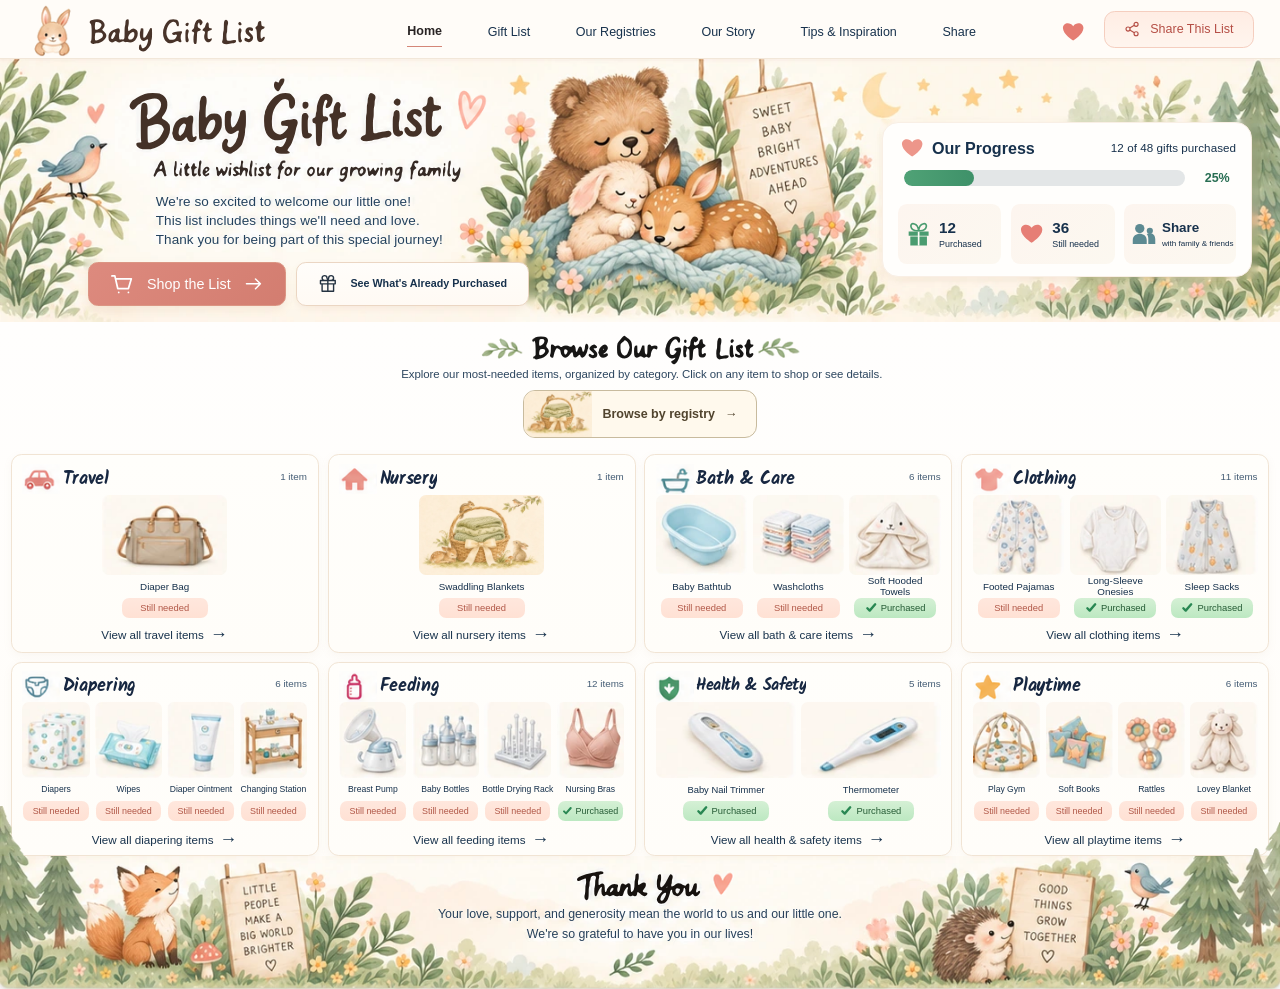
<file: index.html>
<!doctype html>
<html lang="en">
<head>
  <meta charset="utf-8">
  <meta name="viewport" content="width=device-width,initial-scale=1">
  <meta name="theme-color" content="#fffaf3">
  <meta name="description" content="A little wishlist for our growing family. Thank you for being part of this special journey!">
  <title>Baby Gift List ♡</title>
  <link rel="icon" href="assets/approved/heading-playtime.webp" type="image/webp">
  <link rel="preload" href="assets/approved/hero-scene.webp" as="image" fetchpriority="high">
  <link rel="preconnect" href="https://fonts.googleapis.com">
  <link rel="preconnect" href="https://fonts.gstatic.com" crossorigin>
  <link href="https://fonts.googleapis.com/css2?family=Kalam:wght@700&display=swap" rel="stylesheet">
  <link rel="stylesheet" href="styles.css">
  <link rel="stylesheet" href="mobile.css">
  <script defer src="app.js"></script>
</head>
<body>
  <a href="#gift-list" class="skip-link">Skip to gifts</a>
  <header class="topbar" id="home">
    <a class="brand" href="#home"><img src="assets/type/brand.svg" width="276" height="59" alt="Baby Gift List" fetchpriority="high"></a>
    <nav class="main-nav" aria-label="Main navigation">
      <a class="active" href="#home">Home</a>
      <button type="button" data-browse="all">Gift List</button>
      <button type="button" data-registries>Our Registries</button>
      <a href="#our-story">Our Story</a>
      <button type="button" id="tips-button">Tips &amp; Inspiration</button>
      <button type="button" data-share>Share</button>
    </nav>
    <button class="header-heart" type="button" data-browse="needed" aria-label="See gifts still needed"><svg viewBox="0 0 24 24" aria-hidden="true"><path d="M12 21S1 14.4 1 7.6C1 1.7 8.5.7 12 5.5 15.5.7 23 1.7 23 7.6 23 14.4 12 21 12 21Z"/></svg></button>
    <button class="share-button" type="button" data-share><svg viewBox="0 0 24 24" aria-hidden="true"><circle cx="18" cy="5" r="3"/><circle cx="6" cy="12" r="3"/><circle cx="18" cy="19" r="3"/><path d="m8.6 10.5 6.8-4M8.6 13.5l6.8 4"/></svg><span>Share This List</span></button>
  </header>
  <main>
    <section class="hero" id="our-story" aria-labelledby="hero-title">
      <div class="hero-copy">
        <h1 id="hero-title"><img src="assets/type/headline.svg" width="413" height="89" alt="Baby Gift List ♡" fetchpriority="high"></h1>
        <p class="tagline"><img src="assets/type/tagline.svg" width="358" height="30" alt="A little wishlist for our growing family"></p>
        <p class="welcome">We're so excited to welcome our little one!<br>This list includes things we'll need and love.<br>Thank you for being part of this special journey!</p>
        <div class="hero-actions">
          <a class="primary-button" href="#gift-list"><svg viewBox="0 0 24 24" aria-hidden="true"><path d="M2 3h3l3 13h11l3-10H6M9 20h.01M19 20h.01"/></svg><span>Shop the List</span><svg class="arrow" viewBox="0 0 24 24" aria-hidden="true"><path d="M3 12h17M14 6l6 6-6 6"/></svg></a>
          <button class="secondary-button" type="button" data-browse="purchased"><svg viewBox="0 0 24 24" aria-hidden="true"><path d="M3 8h18v4H3zM5 12v9h14v-9M12 8v13M12 8H8a3 3 0 1 1 3-3l1 3ZM12 8h4a3 3 0 1 0-3-3l-1 3Z"/></svg><span>See What's Already Purchased</span></button>
        </div>
      </div>
      <img class="mobile-family" src="assets/approved/woodland-family.webp" width="457" height="294" alt="A sleepy bear, bunny, and fawn nestled in watercolor flowers beside a wooden sign reading Sweet baby, bright adventures ahead.">
      <aside class="progress-card" aria-label="Gift list progress">
        <div class="progress-heading"><h2><svg class="progress-heart" viewBox="0 0 24 24" aria-hidden="true"><path d="M12 21S1 14.4 1 7.6C1 1.7 8.5.7 12 5.5 15.5.7 23 1.7 23 7.6 23 14.4 12 21 12 21Z"/></svg> Our Progress</h2><span id="summary-text" aria-live="polite">Loading gift list…</span></div>
        <div class="progress-line"><div class="progress-track" role="progressbar" aria-label="Gifts purchased" aria-valuemin="0" aria-valuemax="100" aria-valuenow="0"><div id="progress-fill"></div></div><span id="progress-percent">0%</span></div>
        <div class="stats">
          <button class="stat purchased-stat" type="button" data-browse="purchased"><svg viewBox="0 0 28 30" aria-hidden="true"><path d="M2 12h24v5H2zM4 18h20v11H4z"/><path d="M14 12v17" class="light"/><path d="M14 11C2 12 3 0 9 3c4 1 5 8 5 8Zm0 0C26 12 25 0 19 3c-4 1-5 8-5 8Z" class="outline"/></svg><span><strong id="purchased-count">0</strong><small>Purchased</small></span></button>
          <button class="stat needed-stat" type="button" data-browse="needed"><svg viewBox="0 0 24 24" aria-hidden="true"><path d="M12 21S1 14.4 1 7.6C1 1.7 8.5.7 12 5.5 15.5.7 23 1.7 23 7.6 23 14.4 12 21 12 21Z"/></svg><span><strong id="needed-count">0</strong><small>Still needed</small></span></button>
          <button class="stat share-stat" type="button" data-share><svg viewBox="0 0 30 28" aria-hidden="true"><circle cx="10" cy="7" r="6"/><circle cx="23" cy="10" r="4"/><path d="M1 27V22c0-11 18-11 18 0v5ZM21 27v-7c0-3-1-5-2-6 8-3 11 2 11 7v6Z"/></svg><span><strong>Share</strong><small>with family &amp; friends</small></span></button>
        </div>
      </aside>
    </section>
    <section class="gift-section" id="gift-list" aria-labelledby="gift-heading">
      <div class="section-heading"><h2 id="gift-heading"><img src="assets/type/browse-heading.svg" width="359" height="37" alt="Browse Our Gift List"></h2><p>Explore our most-needed items, organized by category. Click on any item to shop or see details.</p></div>
      <button type="button" class="registry-entry" data-registries><img src="assets/registry-basket.webp" alt="">Browse by registry <span aria-hidden="true">&rarr;</span></button>
      <div class="category-grid" id="categories" aria-live="polite"></div>
      <noscript><p class="load-message">Please enable JavaScript to browse the gift list.</p></noscript>
      <p class="load-message" id="load-error" hidden>We couldn't load the gift list. <button type="button" onclick="location.reload()">Try again</button></p>
    </section>
    <footer class="thank-you" id="thanks" aria-labelledby="thanks-heading">
      <h2 id="thanks-heading"><img src="assets/type/thank-you.svg" width="189" height="44" alt="Thank You ♥"></h2>
      <p>Your love, support, and generosity mean the world to us and our little one.<br>We're so grateful to have you in our lives!</p>
      <img class="mobile-footer left" src="assets/approved/footer-left.webp" width="470" height="149" alt="">
      <img class="mobile-footer right" src="assets/approved/footer-right.webp" width="470" height="149" alt="">
    </footer>
  </main>
  <dialog id="gift-dialog" aria-labelledby="dialog-title"><div class="dialog-top"><h2 id="dialog-title">Our gift list</h2><button class="close-dialog" type="button" aria-label="Close gift details">×</button></div><div id="dialog-content"></div></dialog>
  <div class="toast" id="toast" role="status" hidden></div>
</body>
</html>
</file>
<file: styles.css>
/* Approved reference canvas: 1430 × 1034, excluding browser chrome.
   Desktop proportions follow the source; mobile reflows the same original artwork. */
:root{font-size:calc(100vw / 1430);--ink:#17314c;--cream:#fffcf7;--coral:#d78375;--sage:#428864;--line:#f1e4d4}
*{box-sizing:border-box}html{scroll-behavior:smooth}body{margin:0;background:var(--cream);color:var(--ink);font:14rem/1.45 Arial,Helvetica,sans-serif}button,input,select{font:inherit}button,a{-webkit-tap-highlight-color:transparent}button{cursor:pointer}a{color:inherit;text-decoration:none}button{color:inherit}button:focus-visible,a:focus-visible,input:focus-visible,select:focus-visible{outline:3rem solid #56896e;outline-offset:3rem}img,svg{display:block}button svg,a svg{flex-shrink:0}h1,h2,h3,p{margin:0}button:disabled{cursor:default}.skip-link{position:fixed;z-index:200;top:-60px;left:16px;background:white;padding:12px;font-size:16px}.skip-link:focus{top:8px}[hidden]{display:none!important}
.topbar{height:66rem;position:relative;background:#fffcf8;border-bottom:1rem solid #f2e7d9;width:100%}.brand{position:absolute;left:30rem;top:5rem;width:276rem;height:59rem}.brand img{width:100%;height:100%}.main-nav{position:absolute;left:455rem;top:25rem;display:flex;align-items:center;gap:51rem;white-space:nowrap;font-size:14rem;line-height:22rem}.main-nav a,.main-nav button{padding:0 0 4rem;border:0;background:none;font-weight:400}.main-nav .active{border-bottom:2rem solid #d48678;color:#282323;font-weight:600}.header-heart{position:absolute;left:1185rem;top:22rem;width:29rem;height:29rem;padding:2rem;border:0;background:none}.header-heart svg{width:25rem;height:25rem;fill:#e57c72}.share-button{position:absolute;right:29rem;top:12rem;width:168rem;height:42rem;border:1rem solid #f5cebf;border-radius:12rem;background:linear-gradient(#ffede4,#fff5ee);display:flex;align-items:center;justify-content:center;gap:11rem;font-size:14rem;color:#b54e45}.share-button svg{width:18rem;height:18rem;fill:none;stroke:currentColor;stroke-width:1.7}
.hero{height:294rem;width:100%;position:relative;background:#fff8ee url('assets/approved/hero-scene.webp') center/100% 100% no-repeat;isolation:isolate}.hero-copy{position:absolute;inset:0}.hero h1{position:absolute;left:136rem;top:17rem;width:413rem;height:89rem}.hero h1 img{width:100%;height:100%}.tagline{position:absolute;left:165rem;top:107rem;width:358rem;height:30rem}.tagline img{width:100%;height:100%}.welcome{position:absolute;left:174rem;top:148rem;font-size:15.1rem;line-height:21.5rem;letter-spacing:.08rem;color:#24425e}.hero-actions{position:absolute;left:98rem;top:227rem;display:flex;gap:11rem;height:49rem;z-index:2}.primary-button,.secondary-button{display:flex;align-items:center;justify-content:center;border-radius:11rem;height:49rem;white-space:nowrap}.primary-button{width:222rem;background:linear-gradient(130deg,#dd8a7e,#d37d70);border:1rem solid #db9583;color:white;box-shadow:0 4rem 10rem #b9875e20;gap:15rem;font-size:16rem;font-weight:500}.primary-button svg{width:26rem;height:26rem;stroke:white;stroke-width:1.8;stroke-linecap:round;stroke-linejoin:round;fill:none}.primary-button .arrow{width:22rem;height:22rem;margin-left:0}.secondary-button{width:260rem;background:linear-gradient(#fffdfa,#fffaf4);border:1rem solid #ebd6c3;box-shadow:0 3rem 7rem #ac806118;gap:14rem;font-size:12rem;font-weight:600}.secondary-button svg{height:22rem;width:22rem;fill:none;stroke:#253342;stroke-width:1.7;stroke-linejoin:round}.mobile-family{display:none}
.progress-card{position:absolute;left:985rem;top:70rem;width:414rem;height:173rem;background:#fffefc;border-radius:18rem;box-shadow:0 3rem 10rem #ac8d6c12;border:1rem solid #f9efe5;padding:16rem 17rem 15rem}.progress-heading{display:flex;align-items:center;justify-content:space-between;gap:10rem;white-space:nowrap}.progress-heading h2{display:flex;align-items:center;gap:8rem;font-size:18rem;font-weight:600;line-height:25rem}.progress-heart{color:#ed968a;display:block;width:25rem;height:25rem;fill:currentColor;flex-shrink:0}.progress-heading h2{padding-left:4rem;gap:9rem}.progress-heading>span{font-size:13rem;line-height:24rem;letter-spacing:.05rem}.progress-line{display:flex;align-items:center;gap:16rem;margin:12rem 7rem 0 7rem;height:18rem}.progress-track{height:18rem;flex:1;overflow:hidden;border-radius:12rem;background:#e3e6e7}.progress-track>div{height:100%;width:0;background:linear-gradient(90deg,#50a276,#3e9169);border-radius:12rem}.progress-line>span{font-size:14rem;font-weight:600;width:34rem;text-align:right;color:#286e53}.stats{display:grid;grid-template-columns:1fr 1fr 1.08fr;gap:11rem;margin-top:20rem;height:67rem}.stat{display:flex;align-items:center;text-align:left;gap:10rem;padding:10rem 10rem;border:0;border-radius:10rem;background:linear-gradient(135deg,#fdf5ef,#fcf8f0);min-width:0}.stat svg{width:26rem;height:29rem;fill:#4a9c70}.stat .outline{fill:none;stroke:#4a9c70;stroke-width:2}.stat .light{stroke:#fffdf8;stroke-width:2}.needed-stat svg{fill:#e67e75}.share-stat svg{fill:#5c8a92}.stat strong{display:block;font-size:17rem;font-weight:600;line-height:22rem}.stat small{display:block;font-size:10rem;line-height:14rem;white-space:nowrap}.share-stat{gap:7rem;padding-inline:9rem}.share-stat strong{font-size:15rem}.share-stat small{font-size:9rem}
.gift-section{background:linear-gradient(#fffefd,#fffdf9);position:relative}.section-heading{height:76rem;position:relative;text-align:center}.section-heading h2{position:absolute;top:11rem;left:50%;transform:translateX(-50%);width:359rem;height:37rem}.section-heading h2 img{width:100%;height:100%}.section-heading p{position:absolute;top:48.5rem;left:4rem;right:0;font-size:12.8rem;letter-spacing:-.05rem;line-height:20rem;color:#2d465f}.category-grid{display:grid;grid-template-columns:repeat(4,minmax(0,1fr));grid-template-rows:222rem 217rem;gap:10rem;padding:0 12rem;min-height:449rem}.category{position:relative;min-width:0;border:1rem solid var(--line);border-radius:12rem;background:linear-gradient(#fffefb,#fffdf9);box-shadow:0 3rem 10rem #bda08112;padding:9rem 12rem 6rem;display:flex;flex-direction:column}.category-heading{height:35rem;position:relative;flex-shrink:0;display:flex;align-items:center}.category-heading h3{height:34rem;margin-left:0;max-width:80%}.category-heading h3 img{width:auto;max-width:100%;height:34rem;object-fit:contain;object-position:left center}.category-count{position:absolute;right:0;top:7rem;font-size:11rem;color:#445c74;white-space:nowrap}.products{display:grid;grid-template-columns:repeat(var(--columns),minmax(0,1fr));gap:6rem;min-width:0}.product{appearance:none;min-width:0;padding:0;display:flex;flex-direction:column;align-items:center;border:0;background:none;border-radius:8rem;text-align:center}.product-art{display:block;width:100%;height:90rem;border-radius:8rem;object-fit:fill;background:#fcf7ef}.product-name{height:25rem;width:100%;display:flex;align-items:center;justify-content:center;font-size:11rem;line-height:12.5rem;white-space:pre-line;font-weight:400;color:#16304b}.status{height:23rem;display:flex;align-items:center;justify-content:center;width:calc(100% - 10rem);max-width:96rem;padding:0 3rem;white-space:nowrap;background:linear-gradient(#ffe7dd,#ffe1d4);border-radius:8rem;font-size:10.5rem;line-height:1;color:#b15848;gap:4rem}.status.purchased{color:#255b35;background:linear-gradient(#d5f0d5,#bce8c1)}.status svg{height:14rem;width:14rem;stroke:#298753;stroke-width:3;stroke-linecap:round;stroke-linejoin:round;fill:none}.category:nth-child(n+5){padding-bottom:4rem}.category:nth-child(n+5) .product-art{height:85rem}.category:nth-child(n+5) .product-name{font-size:10.5rem}.four-up .product-name{font-size:9.6rem!important;white-space:nowrap}.four-up .status{width:calc(100% - 2rem);font-size:10rem;gap:3rem}.four-up .status svg{height:12rem;width:12rem}.category-more{margin-top:auto;display:flex;align-items:center;justify-content:center;gap:7rem;padding:0;background:none;border:0;height:26rem;min-height:26rem;font-size:13rem;line-height:20rem;color:#19334d}.category-more .arrow{font-size:20rem}.product:hover .product-name,.category-more:hover{text-decoration:underline;text-underline-offset:2rem}.product:hover .product-art{filter:brightness(.98)}.load-message{font-size:16px;padding:20px;text-align:center}
.thank-you{height:149rem;width:100%;position:relative;background:#fffaf3 url('assets/approved/footer-scene.webp') center/100% 100% no-repeat}.thank-you h2{position:absolute;left:638rem;top:14rem;width:189rem;height:44rem}.thank-you h2 img{width:100%;height:100%}.thank-you p{position:absolute;left:0;right:0;top:55rem;text-align:center;font-size:13.85rem;line-height:22rem;color:#28415b}.thank-you::before,.thank-you::after{content:'';position:absolute;bottom:100%;background-size:100% 100%;background-repeat:no-repeat;pointer-events:none}.thank-you::before{left:0;width:57rem;height:56rem;background-image:url('assets/approved/left-edge-tree.webp')}.thank-you::after{right:0;width:38rem;height:58rem;background-image:url('assets/approved/right-edge-tree.webp')}.mobile-footer{display:none}
/* Interactive views are off-canvas until requested, preserving the approved homepage. */
dialog{font:15px/1.5 Arial,Helvetica,sans-serif;color:var(--ink);border:1px solid #eee0cf;border-radius:20px;box-shadow:0 24px 80px #21342b40;background:#fffdf8;padding:24px;width:min(760px,calc(100vw - 32px));max-height:calc(100dvh - 40px);overflow:auto}dialog::backdrop{background:#24352b70;backdrop-filter:blur(3px)}.dialog-top{display:flex;gap:20px;align-items:center;justify-content:space-between;margin-bottom:16px}.dialog-top h2{font-size:25px;line-height:1.2;font-weight:500}.close-dialog{border:1px solid #ecdfd0;border-radius:50%;background:#fcf2e9;width:36px;height:36px;font-size:25px;line-height:1;flex-shrink:0}.dialog-note{padding:12px 14px;background:#f4f5eb;border-radius:10px;font-size:13px;line-height:1.5;margin:12px 0}.dialog-toolbar{display:grid;grid-template-columns:1fr 160px;gap:10px;margin:12px 0}.dialog-toolbar input,.dialog-toolbar select{padding:11px;border:1px solid #e1d7c9;background:white;border-radius:9px;min-width:0;font-size:14px}.dialog-results{display:grid;grid-template-columns:repeat(3,minmax(0,1fr));gap:12px;margin-top:14px}.dialog-gift{min-width:0;text-align:left;background:#fffaf2;border:1px solid #f0e2d3;border-radius:12px;padding:12px;display:flex;flex-direction:column;gap:8px;font-size:13px}.dialog-gift img{width:100%;height:110px;object-fit:contain;border-radius:8px}.dialog-gift .placeholder{height:80px;display:grid;place-items:center;color:#7a8474;font-size:12px}.dialog-gift .status{height:23px;max-width:none;width:max-content;font-size:11px;padding:0 9px;border-radius:7px;gap:4px;margin-top:auto}.dialog-gift .status svg{height:13px;width:13px;stroke-width:3}.detail-art{display:block;width:100%;height:180px;object-fit:contain;margin-bottom:15px}.detail-category{font-size:13px;color:#667265;margin:12px 0}.detail-name{font-size:21px;font-weight:500;line-height:1.3;margin-bottom:12px}.shop-link,.dialog-action{display:inline-flex;align-items:center;justify-content:center;gap:7px;padding:11px 18px;border-radius:10px;border:1px solid #d28e7d;background:#db8c7b;color:white;margin:8px 8px 8px 0;font-size:14px}.dialog-action.secondary{background:#fff9f2;color:#6b5b4b;border-color:#ddccb8}.back-link{background:none;border:0;padding:0;font-size:13px;color:#47755c;margin-bottom:12px;text-decoration:underline}.copy-url{width:100%;padding:11px;border:1px solid #ddccb8;background:white;border-radius:8px;font-size:14px}.toast{position:fixed;left:50%;bottom:20px;transform:translateX(-50%);z-index:100;background:#315d45;color:white;border-radius:12px;padding:12px 20px;font-size:14px;box-shadow:0 7px 20px #0002;max-width:calc(100vw - 30px)}body:has(dialog[open]){overflow:hidden}
@media(min-width:1100px){.hero .mobile-family{display:none}}
@media(max-width:1099px){
 :root{font-size:1px}body{font-size:14px}.topbar{height:104px}.brand{left:18px;top:3px;width:240px;height:52px}.header-heart{display:none}.share-button{right:18px;top:12px;width:150px;height:38px;font-size:13px}.main-nav{left:24px;right:24px;top:67px;justify-content:space-between;gap:15px;font-size:13px;line-height:22px}
 .hero{height:auto;min-height:480px;display:grid;grid-template-columns:1fr 1fr;gap:12px;padding:24px 24px 35px;background-color:#fff9ef;background-image:url('assets/approved/left-foliage.webp'),url('assets/approved/right-canopy.webp'),url('assets/approved/right-meadow.webp');background-position:left top,right top,right bottom;background-repeat:no-repeat;background-size:110px auto,340px auto,450px auto}.hero-copy{position:relative;inset:auto;min-width:0;display:flex;flex-direction:column;justify-content:center;align-items:center;padding-top:6px}.hero h1{position:static;width:min(100%,413px);height:auto}.hero h1 img{height:auto}.tagline{position:static;width:min(100%,358px);height:auto;margin:0 auto 12px}.tagline img{height:auto}.welcome{position:static;font-size:14px;line-height:21px;text-align:center}.hero-actions{position:static;display:flex;flex-direction:column;align-items:center;gap:9px;height:auto;margin:18px 0 0}.primary-button,.secondary-button{height:46px}.primary-button{width:240px;font-size:16px}.secondary-button{width:270px;font-size:12px}.mobile-family{display:block;align-self:center;justify-self:center;width:100%;max-width:457px;height:auto}.progress-card{position:relative;left:auto;top:auto;grid-column:1/-1;justify-self:center;width: min(100%,530px);height:173px;margin-top:12px}.stats{grid-template-columns:1fr 1fr 1.08fr}.section-heading{height:88px}.section-heading h2{top:13px;width:359px;height:37px}.section-heading p{top:54px;padding:0 16px;font-size:13px;line-height:19px}.category-grid{grid-template-columns:repeat(2,minmax(0,1fr));grid-template-rows:none;grid-auto-rows:234px;gap:12px;padding:0 14px}.category{padding:10px 12px}.category-heading{height:37px}.product-art{height:100px}.category:nth-child(n+5) .product-art{height:100px}.product-name{height:28px}.category:nth-child(n+5) .product-name{font-size:10.5px}.category-more{height:29px}.status{max-width:100px}.thank-you{height:205px;margin-top:8px;background-size:auto 149px;background-position:center bottom}.thank-you h2{left:50%;transform:translateX(-50%);top:12px;width:189px;height:44px}.thank-you p{top:60px;font-size:13px;line-height:21px;padding:0 150px}.thank-you::before,.thank-you::after{display:none}
}
@media(max-width:599px){
 .topbar{height:108px}.brand{left:12px;top:8px;width:211px;height:45px}.share-button{right:12px;top:17px;width:121px;height:34px;gap:5px;font-size:11px;border-radius:9px}.share-button svg{width:14px;height:14px}.main-nav{left:15px;right:15px;top:72px;gap:10px;font-size:11.5px;line-height:20px}.hero{display:flex;flex-direction:column;align-items:center;gap:16px;min-height:0;padding:22px 16px 34px;background-size:78px auto,190px auto,340px auto}.hero-copy{width:100%;padding-top:0}.hero h1{width:min(96%,413px)}.tagline{width:min(94%,358px);margin-bottom:12px}.welcome{font-size:13px;line-height:20px}.hero-actions{width:100%;flex-direction:column;gap:9px;margin-top:17px}.primary-button{width:235px;height:45px}.secondary-button{width:270px;height:43px}.mobile-family{width:min(100%,420px);margin:-2px 0 -3px}.progress-card{margin:0;width:100%;height:169px;padding:14px 12px}.progress-heading{gap:7px}.progress-heading h2{font-size:16px;gap:5px}.progress-heading>span{font-size:11px}.progress-heart{font-size:23px}.progress-line{margin-top:12px;margin-inline:3px;gap:12px}.stats{gap:7px;margin-top:19px;height:65px}.stat{gap:7px;padding:9px 7px}.stat svg{width:23px;height:25px}.stat strong{font-size:17px}.stat small{font-size:9px}.share-stat{gap:6px;padding:9px 6px}.share-stat svg{width:22px}.share-stat strong{font-size:14px}.share-stat small{font-size:8px;white-space:normal;line-height:10px}.section-heading{height:91px}.section-heading h2{top:15px;width:min(92%,359px);height:auto}.section-heading h2 img{height:auto}.section-heading p{top:54px;font-size:11.5px;line-height:17px;padding:0 22px}.category-grid{grid-template-columns:1fr;grid-auto-rows:238px;gap:12px;padding:0 12px}.category{padding:10px 12px 9px}.category-heading{height:36px}.category-count{font-size:11px}.product-art,.category:nth-child(n+5) .product-art{height:104px;object-fit:contain}.product-name,.category:nth-child(n+5) .product-name{font-size:11px;height:28px}.status{font-size:11px;height:24px;max-width:102px}.category-more{font-size:13px;height:29px}.thank-you{height:222px;margin-top:10px;background-image:none;background:linear-gradient(#fffcf7,#f9f1e3)}.thank-you h2{top:13px}.thank-you p{top:64px;padding:0 22px;font-size:12px;line-height:20px;z-index:2}.mobile-footer{display:block;position:absolute;bottom:0;width:52%;height:80px;object-fit:fill}.mobile-footer.left{left:0}.mobile-footer.right{right:0}.dialog-toolbar{grid-template-columns:1fr}.dialog-results{grid-template-columns:repeat(2,minmax(0,1fr))}dialog{padding:18px}.dialog-top h2{font-size:22px}.dialog-gift{padding:9px}.dialog-gift img{height:90px}
}
@media(max-width:359px){.brand{width:180px;top:11px}.share-button{width:107px;font-size:10px;right:10px}.main-nav{font-size:10px;gap:7px}.welcome{font-size:11.8px}.progress-heading>span{font-size:10px}.progress-heading h2{font-size:15px}.stat{gap:5px;padding-inline:5px}.stat svg{width:20px}.stat strong{font-size:16px}.share-stat small{font-size:7.5px}.section-heading p{font-size:11px}.category{padding-inline:10px}.products{gap:4px}.status{font-size:9.5px}.product-name,.category:nth-child(n+5) .product-name{font-size:10px}}
@media(prefers-reduced-motion:reduce){html{scroll-behavior:auto}}

/* Native high-resolution category lettering; original watercolor icons stay intact. */
.category-heading h3{display:flex;align-items:center;gap:3rem;max-width:84%;white-space:nowrap;overflow:hidden}
.category-icon{display:block;position:relative;flex:none;width:42rem;height:34rem;overflow:hidden}
.category-heading .category-icon img{display:block;height:34rem;width:auto;min-width:0;max-width:none;object-fit:unset}
.category-title-text{font-family:'Kalam','Comic Sans MS',cursive;font-weight:700;font-size:19.8rem;line-height:34rem;color:#172741;letter-spacing:-.35rem;white-space:nowrap}
.category:nth-child(7) .category-title-text{font-size:18.4rem;letter-spacing:-.6rem}
@media(max-width:1099px){.category-heading h3{max-width:85%}.category-title-text{font-size:19.8px;line-height:34px}.category:nth-child(7) .category-title-text{font-size:18.4px}.category-icon{width:42px;height:34px}.category-icon img{height:34px}}

/* Additional gift states share the approved card dimensions and typography. */
.status.reserved{color:#795f2a;background:linear-gradient(#fff0cf,#f9e4b8)}
.status.partial{color:#3e6480;background:linear-gradient(#e6f1f9,#d7e9f3)}

.products:has(.product:only-child){grid-template-columns:minmax(0,125px);justify-content:center}.registry-entry{display:flex;align-items:center;gap:10px;margin:0 auto 16px;padding:0 18px 0 0;border:1px solid #c8bb9e;border-radius:12px;overflow:hidden;background:#fff9ed;color:#51442e;font:inherit;font-weight:600;cursor:pointer}.registry-entry img{width:68px;height:46px;object-fit:cover}.store-list{display:grid;gap:10px}.store-list button{text-align:left;padding:12px 16px;background:#fbf6eb;color:inherit;border:1px solid #d7c7ab;border-radius:10px;font:inherit;cursor:pointer}.store-list small{display:block;margin-top:4px}.shop-link{margin:4px}
</file>
<file: mobile.css>
/* Mobile-only refinements. The 1430px approved desktop artwork remains unchanged. */
@media (min-width:600px) and (max-width:850px) {
  .category-grid { grid-template-columns:1fr; grid-auto-rows:auto; max-width:690px; margin:0 auto; gap:15px; }
  .category { min-height:244px; padding:13px 18px; }
  .products { gap:10px; }
  .product { min-height:156px; }
  .product-art,.category:nth-child(n+5) .product-art { height:116px; }
  .product-name,.category:nth-child(n+5) .product-name,.four-up .product-name { font-size:13px!important; line-height:16px; white-space:normal; min-height:32px;height:auto; }
  .status,.four-up .status {font-size:11px;min-height:25px;max-width:115px;}
  .category-more {font-size:14px;min-height:42px;}
}
@media (max-width:599px) {
  html,body {width:100%;max-width:100%;overflow-x:clip;}
  body {font-size:15px;line-height:1.5;}
  .topbar {
    display:grid;grid-template-columns:minmax(0,1fr) auto;grid-template-rows:57px 48px;
    align-items:center;gap:0 8px;height:auto;min-height:105px;padding:0 15px;
    background:#fffcf8;
  }
  .brand {position:static;grid-column:1;grid-row:1;width:min(214px,100%);height:auto;min-width:0;}
  .brand img{width:100%;height:auto;}
  .share-button {position:static;grid-column:2;grid-row:1;width:auto;min-width:116px;height:42px;padding:0 11px;gap:7px;border-radius:11px;font-size:12px;}
  .share-button svg{height:17px;width:17px;}
  .main-nav {
    grid-column:1/-1;grid-row:2;position:static;left:auto;right:auto;top:auto;
    display:flex;justify-content:flex-start;align-items:stretch;gap:17px;
    height:48px;min-width:0;max-width:100%;overflow-x:auto;overflow-y:hidden;
    border-top:1px solid #f3e6d9;white-space:nowrap;
    -webkit-overflow-scrolling:touch;scrollbar-width:none;
  }
  .main-nav::-webkit-scrollbar{display:none;}
  .main-nav a,.main-nav button{flex:0 0 auto;min-height:44px;padding:11px 2px 8px;font-size:13px;line-height:23px;white-space:nowrap;}
  .main-nav .active{border-bottom-width:2px;}
  .hero {
    display:flex;flex-direction:column;gap:15px;align-items:center;
    padding:22px 16px 27px;min-height:0;
    background-color:#fff9ef;background-position:left top,right top,right bottom;
    background-size:85px auto,210px auto,340px auto;
  }
  .hero-copy{padding:0;width:100%;max-width:480px;}
  .hero h1{width:min(100%,430px);height:auto;}
  .tagline{width:min(100%,360px);height:auto;margin:0 auto 13px;}
  .welcome{position:static;font-size:15px;line-height:1.45;letter-spacing:0;text-align:center;max-width:410px;margin:auto;color:#28425b;}
  .hero-actions{display:flex;flex-direction:column;gap:10px;width:100%;max-width:365px;margin-top:19px;}
  .primary-button,.secondary-button{width:100%;max-width:none;min-height:49px;height:auto;padding:9px 12px;border-radius:12px;}
  .primary-button{font-size:16px;gap:12px;}
  .secondary-button{font-size:13px;gap:10px;}
  .mobile-family{width:min(100%,445px);height:auto;margin:-4px 0 -5px;}
  .progress-card{height:auto;min-height:176px;padding:16px 14px 15px;border-radius:16px;width:min(100%,480px);margin:0;}
  .progress-heading{gap:8px;align-items:flex-start;white-space:normal;}
  .progress-heading h2{font-size:17px;line-height:25px;gap:5px;white-space:nowrap;padding:0;}
  .progress-heading>span{font-size:12px;line-height:18px;text-align:right;white-space:normal;}
  .progress-heart{width:24px;height:24px;}
  .progress-line{margin:14px 2px 0;gap:12px;}
  .progress-line>span{font-size:14px;}
  .stats{grid-template-columns:repeat(3,minmax(0,1fr));gap:7px;height:auto;margin-top:19px;}
  .stat{min-height:68px;padding:10px 6px;gap:5px;border-radius:10px;}
  .stat svg{width:24px;height:25px;}
  .stat strong{font-size:17px;line-height:20px;}
  .stat small{font-size:10px;line-height:12px;white-space:normal;}
  .share-stat{padding:10px 5px;gap:5px;}
  .share-stat strong{font-size:15px;}
  .share-stat small{font-size:9px;line-height:11px;}
  .section-heading{height:auto;min-height:0;padding:19px 17px 15px;}
  .section-heading h2{position:static;left:auto;top:auto;transform:none;width:min(100%,359px);height:auto;margin:0 auto;}
  .section-heading h2 img{width:100%;height:auto;}
  .section-heading p{position:static;top:auto;left:auto;right:auto;font-size:14px;line-height:1.4;padding:0;margin:7px auto 0;max-width:385px;letter-spacing:0;}
  .category-grid{grid-template-columns:1fr;grid-template-rows:none;grid-auto-rows:auto;gap:16px;padding:0 14px;min-height:0;}
  .category,.category:nth-child(n+5){padding:14px 13px 8px;min-height:0;border-radius:16px;box-shadow:0 4px 14px #806a4f12;}
  .category-heading{height:42px;min-height:42px;}
  .category-heading h3{height:38px;max-width:76%;}
  .category-heading h3 img{height:37px;max-height:37px;}
  .category-count{font-size:12px;top:10px;}
  .products{grid-template-columns:repeat(2,minmax(0,1fr))!important;gap:10px;}
  .product{min-height:190px;display:flex;flex-direction:column;gap:6px;padding:9px 7px 10px;border:1px solid #f2e8dd;background:#fffcf8;border-radius:12px;}
  .product-art,.category:nth-child(n+5) .product-art{width:100%;height:clamp(100px,33vw,152px);object-fit:contain;background:#faf6ef;border-radius:8px;}
  .product-name,.category:nth-child(n+5) .product-name,.four-up .product-name{
    width:100%;height:auto;min-height:35px;padding:0 2px;
    font-size:13px!important;line-height:1.25;white-space:normal!important;
    font-weight:500;overflow-wrap:anywhere;
  }
  .status,.four-up .status{width:auto;min-width:102px;max-width:100%;height:auto;min-height:26px;padding:5px 8px;border-radius:8px;font-size:11px;line-height:1.15;white-space:nowrap;}
  .status svg,.four-up .status svg{height:13px;width:13px;}
  .category-more{margin-top:9px;border-top:1px solid #f3e9de;height:48px;min-height:48px;font-size:14px;font-weight:600;gap:10px;}
  .category-more .arrow{font-size:21px;}
  .thank-you{height:239px;margin-top:17px;background:linear-gradient(#fffcf7,#f9f1e3);}
  .thank-you h2{top:13px;}
  .thank-you p{top:65px;padding:0 20px;font-size:13.5px;line-height:1.5;}
  .mobile-footer{width:51%;height:94px;object-fit:contain;object-position:bottom;}
  dialog{width:calc(100vw - 18px);max-height:calc(100dvh - 24px);padding:17px;border-radius:18px;}
  .dialog-top h2{font-size:24px;}
  .dialog-toolbar{gap:11px;}
  .dialog-toolbar input,.dialog-toolbar select,.copy-url{min-height:46px;font-size:16px;}
  .dialog-results{grid-template-columns:repeat(2,minmax(0,1fr));gap:10px;}
  .dialog-gift{padding:10px;gap:7px;font-size:13px;min-height:175px;}
  .dialog-gift img{height:102px;}
  .dialog-gift .status{font-size:11px;width:auto;}
  .shop-link,.dialog-action{min-height:44px;}
  .close-dialog{min-width:42px;min-height:42px;}
}
@media(max-width:359px){
  .topbar{padding:0 12px;}
  .brand{width:min(181px,100%);}
  .share-button{min-width:109px;font-size:11px;padding:0 8px;}
  .main-nav{gap:14px;}
  .main-nav a,.main-nav button{font-size:12px;}
  .hero{padding-inline:12px;}
  .welcome{font-size:14px;}
  .progress-heading>span{font-size:11px;}
  .category-grid{padding:0 10px;}
  .category{padding:12px 10px 6px;}
  .products{gap:7px;}
  .product{padding:7px 5px 9px;}
  .product-name,.category:nth-child(n+5) .product-name,.four-up .product-name{font-size:12px!important;}
  .status,.four-up .status{min-width:0;font-size:10px;padding:5px 5px;}
}
/* Protect mobile headline and welcome text from foliage while retaining woodland framing. */
@media(max-width:599px){
  .hero{background-image:url('assets/approved/right-canopy.webp'),url('assets/approved/right-meadow.webp');background-size:210px auto,340px auto;background-position:right top,right bottom;}
  .hero::before{content:'';position:absolute;left:0;top:43px;width:94px;height:210px;background:url('assets/approved/left-foliage.webp') left top/contain no-repeat;opacity:.22;pointer-events:none;z-index:0;}
  .hero-copy,.mobile-family,.progress-card{z-index:1;}
}
@media(max-width:359px){.hero::before{display:none}}

/* The header already has Share; avoid a clipped duplicate on the narrowest phones. */
@media(max-width:359px){.main-nav button[data-share]{display:none}}
</file>
